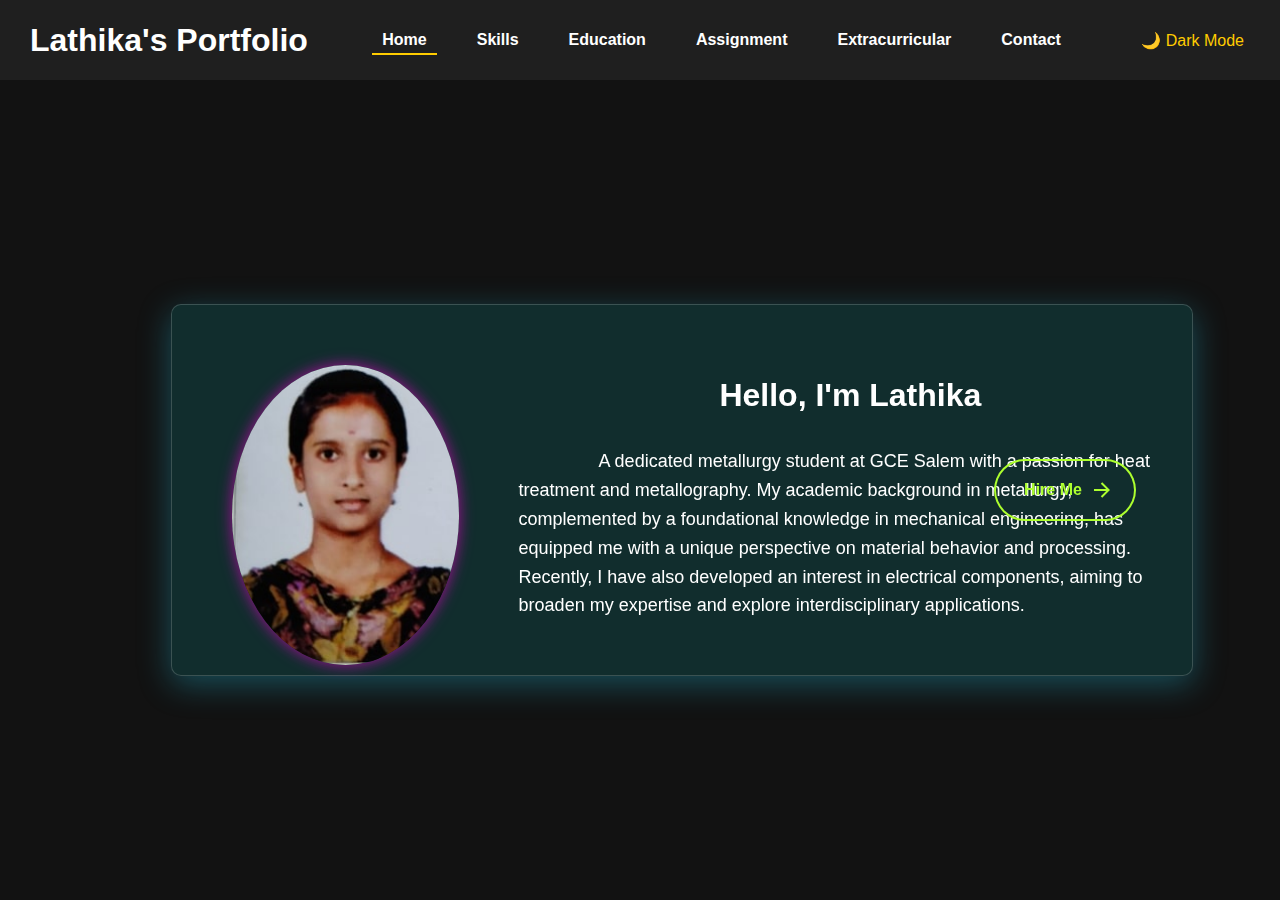
<file: index.html>
<!DOCTYPE html>
<html lang="en">
<head>
    <meta charset="UTF-8">
    <meta name="viewport" content="width=device-width, initial-scale=1.0">
    <title>Home - Lathika's Portfolio</title>
    <link rel="stylesheet" href="Assests/Assests.css/style.css">
    <script src="Assests/Assests.js/script.js" defer></script>
</head>
<body>
    <!-- Navigation -->
    <header>
        <h1>Lathika's Portfolio</h1>
        <button id="menu-toggle">☰</button>
        <nav>
            <ul id="nav-links">
                <li><a href="index.html" class="active">Home</a></li>
                <li><a href="skills.html">Skills</a></li>
                <li><a href="education.html">Education</a></li>
                <li><a href="assignment.html">Assignment</a></li>
                <li><a href="extracurricular.html">Extracurricular</a></li>
                <li><a href="contact.html">Contact</a></li>
            </ul>
        </nav>
        <button id="theme-toggle">🌙 Dark Mode</button>
    </header>
    <section class="hero"> 
      <section class="hero"> 
        <div class="hero-text">
            <div class="glass-card">
                <img src="Assests/Assests.image/ME (1)-min.jpg" alt="Profile Photo" class="profile-photo">
                <div class="text-content">
                    <h2>Hello, I'm <span class="highlight">Lathika</span></h2>
                    <p>A dedicated metallurgy student at GCE Salem with a passion for heat treatment and metallography. My academic background in metallurgy, complemented by a foundational knowledge in mechanical engineering, has equipped me with a unique perspective on material behavior and processing. Recently, I have also developed an interest in electrical components, aiming to broaden my expertise and explore interdisciplinary applications.</p>
                </div>
            </div>
        </div>  
    </section>
    <section>
      <button class="animated-button" onclick="window.location.href='contact.html'">
      <svg viewBox="0 0 24 24" class="arr-2" xmlns="http://www.w3.org/2000/svg">
        <path
          d="M16.1716 10.9999L10.8076 5.63589L12.2218 4.22168L20 11.9999L12.2218 19.778L10.8076 18.3638L16.1716 12.9999H4V10.9999H16.1716Z"
        ></path>
      </svg>
      <span class="text">Hire Me</span>
      <span class="circle"></span>
      <svg viewBox="0 0 24 24" class="arr-1" xmlns="http://www.w3.org/2000/svg">
        <path
          d="M16.1716 10.9999L10.8076 5.63589L12.2218 4.22168L20 11.9999L12.2218 19.778L10.8076 18.3638L16.1716 12.9999H4V10.9999H16.1716Z"
        ></path>
      </svg>
    </button></section>

          </div>  
    </section>
</body>
</html>
</file>
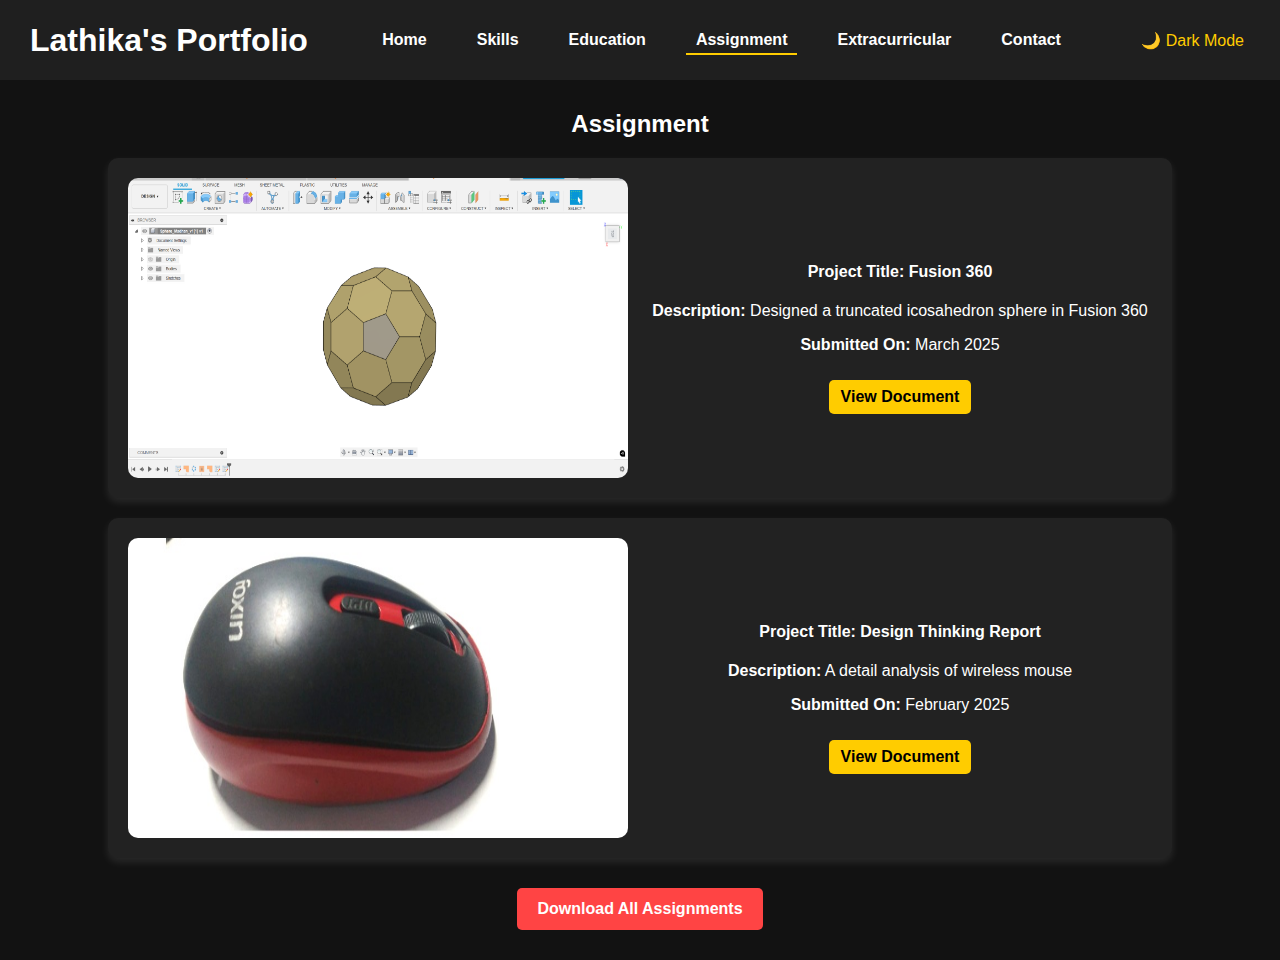
<file: assignment.html>
<!DOCTYPE html>
<html lang="en">
<head>
    <meta charset="UTF-8">
    <meta name="viewport" content="width=device-width, initial-scale=1.0">
    <title>Assignment - Lathika's Portfolio</title>
    <link rel="stylesheet" href="Assests/Assests.css/style.css">
    <script src="Assests/Assests.js/script.js" defer></script>
</head>
<body>
    <!-- Navigation -->
    <header>
        <h1>Lathika's Portfolio</h1>
        <button id="menu-toggle">☰</button>
        <nav>
            <ul id="nav-links">
                <li><a href="index.html">Home</a></li>
                <li><a href="skills.html">Skills</a></li>
                <li><a href="education.html">Education</a></li>
                <li><a href="assignment.html" class="active">Assignment</a></li>
                <li><a href="extracurricular.html">Extracurricular</a></li>
                <li><a href="contact.html">Contact</a></li>
            </ul>
        </nav>
        <button id="theme-toggle">🌙 Dark Mode</button>
    </header>
    
    <h2>Assignment</h2>
    <section class="assignment-box">
        <img src="Assests/Assests.image/Screenshot 2025-03-04 140657.png" alt="Assignment 1" width="500" height="300" class="img1">
        <div class="assignment-text1">
            <h4>Project Title: Fusion 360</h4>
            <p><strong>Description:</strong> Designed a truncated icosahedron sphere in Fusion 360</p>
            <p><strong>Submitted On:</strong> March 2025</p>
            <a href="Assests/Assests.image/LASERCAD.pdf" target="_blank">View Document</a>
        </div>
    </section>
    <section class="assignment-box">
        <img src="Assests/Assests.image/Mouse image.jpg" alt="Assignment 2" width="500" height="300" class="img2">
        <div class="assignment-text2">
            <h4>Project Title: Design Thinking Report</h4>
            <p><strong>Description:</strong> A detail analysis of wireless mouse</p>
            <p><strong>Submitted On:</strong> February 2025</p>
            <a href="Assests/Assests.image/WIRELESS MOUSE.pdf" target="_blank">View Document</a>
        </div>
    </section>
    <section class="assignment-box1">
        <a href="Assests/Assests.docs/all_assignments.zip" download>Download All Assignments</a>
    </section>
</body>
</html>
</file>
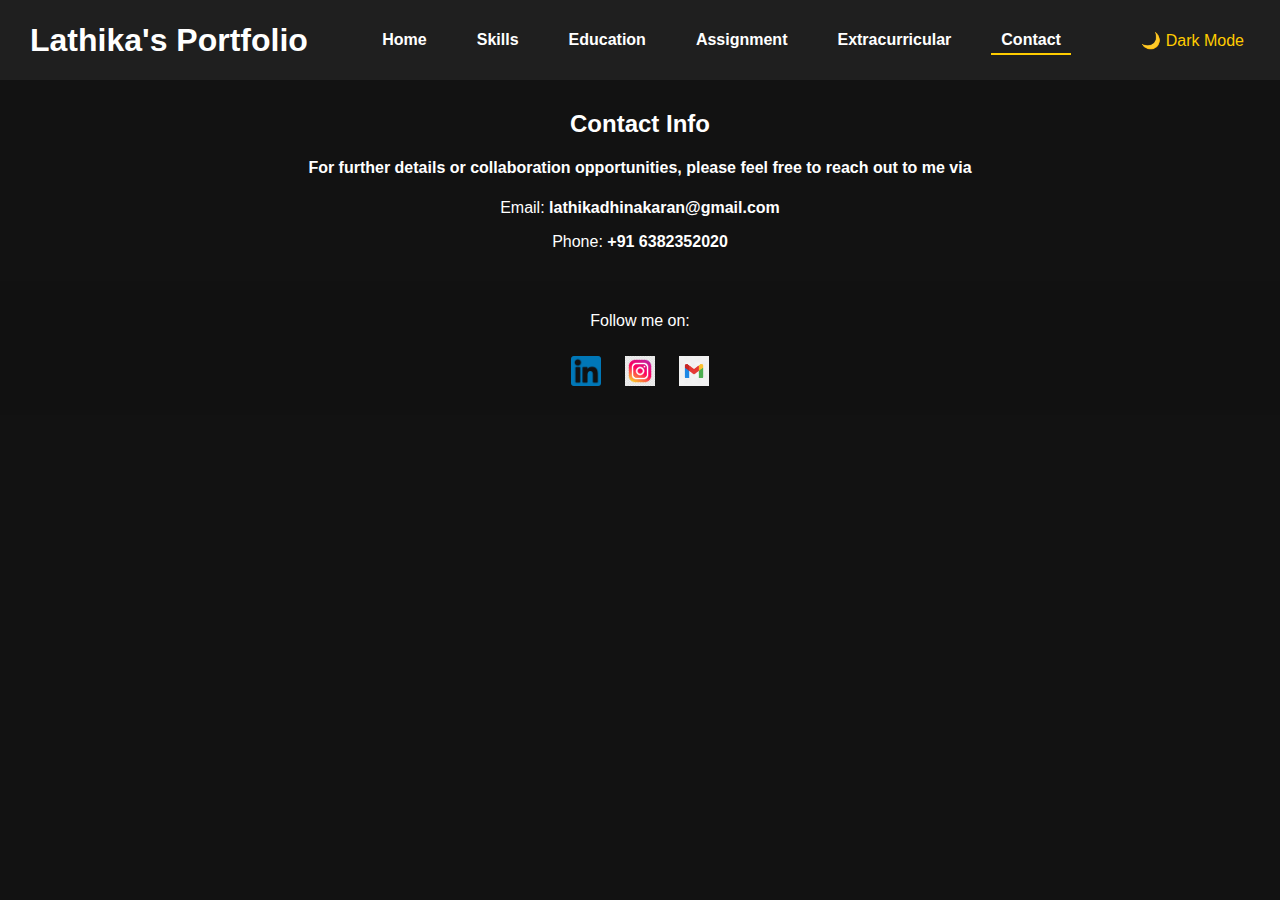
<file: contact.html>
<!DOCTYPE html>
<html lang="en">
<head>
    <meta charset="UTF-8">
    <meta name="viewport" content="width=device-width, initial-scale=1.0">
    <title>Home - Lathika's Portfolio</title>
    <link rel="stylesheet" href="Assests/Assests.css/style.css">
    <script src="Assests/Assests.js/script.js" defer></script>
</head>
<body>
 <!-- Navigation -->
    <header>
        <h1>Lathika's Portfolio</h1>
        <button id="menu-toggle">☰</button>
        <nav>
            <ul id="nav-links">
                <li><a href="index.html">Home</a></li>
                <li><a href="skills.html">Skills</a></li>
                <li><a href="education.html">Education</a></li>
                <li><a href="assignment.html">Assignment</a></li>
                <li><a href="extracurricular.html">Extracurricular</a></li>
                <li><a href="contact.html" class="active">Contact</a></li>
            </ul>
        </nav>
        <button id="theme-toggle">🌙 Dark Mode</button>
    </header>
    <section>
        <h2>Contact Info</h2>
        <h4>For further details or collaboration opportunities, please feel free to reach out to me via</h4>
        <p>Email: <strong>lathikadhinakaran@gmail.com</strong></p>
        <p>Phone: <strong>+91 6382352020</strong></p>
    </section>
    <footer>
        <p>Follow me on:</p>
        <a href="https://www.linkedin.com/in/lathika-d-378475302?utm_source=share&utm_campaign=share_via&utm_content=profile&utm_medium=android_app" target="_blank"><img src="Assests/Assests.image/linkedin logo.png" alt="LinkedIn"></a>
        <a href="https://www.instagram.com/lathika_dinakaran?igsh=MXI2eTQzYm5yNG0xNg==" target="_blank"><img src="Assests/Assests.image/insta logo.avif" alt="Instagram"></a>
        <a href="mailto:lathikadhinakaran@gmail.com" target="_blank"><img src="Assests/Assests.image/mail logo.png" alt="mail"></a>
    </footer>
</body>
</html>
</file>
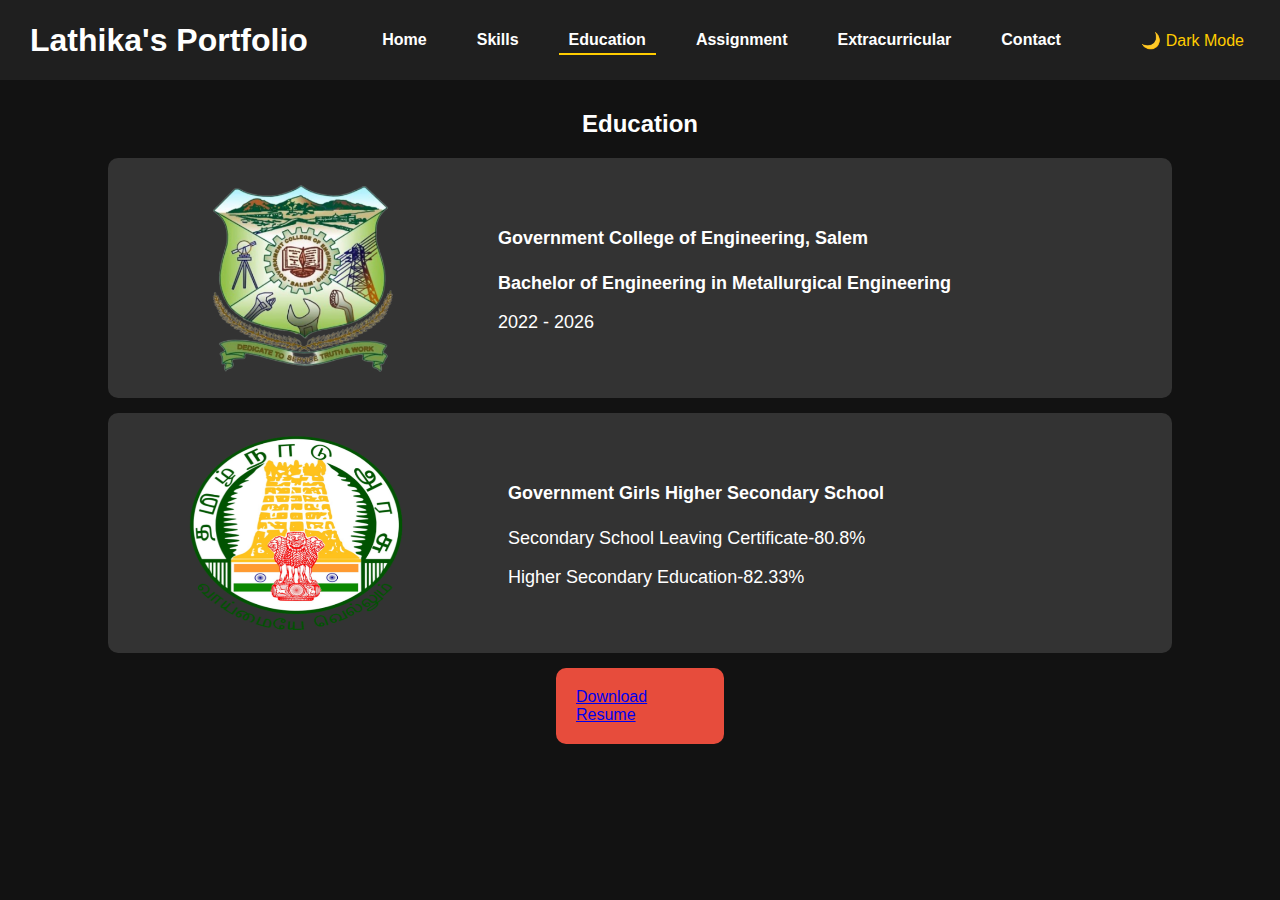
<file: education.html>
<!DOCTYPE html>
<html lang="en">
<head>
    <meta charset="UTF-8">
    <meta name="viewport" content="width=device-width, initial-scale=1.0">
    <title>Home - Lathika's Portfolio</title>
    <link rel="stylesheet" href="Assests/Assests.css/style.css">
    <script src="Assests/Assests.js/script.js" defer></script>
</head>
<body>
    <!-- Navigation -->
    <header>
        <h1>Lathika's Portfolio</h1>
        <button id="menu-toggle">☰</button>
        <nav>
            <ul id="nav-links">
                <li><a href="index.html">Home</a></li>
                <li><a href="skills.html">Skills</a></li>
                <li><a href="education.html" class="active">Education</a></li>
                <li><a href="assignment.html">Assignment</a></li>
                <li><a href="extracurricular.html">Extracurricular</a></li>
                <li><a href="contact.html">Contact</a></li>
            </ul>
        </nav>
        <button id="theme-toggle">🌙 Dark Mode</button>
    </header>
    <h2>Education</h2>
    <section class="edu-box">
        <img src="Assests/Assests.image/GCE LOGO CSS (1).png " alt="GCE LOGO" width="500" height="300" class="img1">
        <div class="edu-text1">
            <h4>Government College of Engineering, Salem</h4>
            <p><strong>Bachelor of Engineering in Metallurgical Engineering</strong></p>
            <p>2022 - 2026</p>
        </div>
    </section>
    <section class="edu-box">
        <img src="Assests/Assests.image/pixelcut-export (2) (1) (1) (2).png " alt="GCE LOGO" width="280" height="200" class="ima2">
        <div class="edu-text2">
            <h4>Government Girls Higher Secondary School</h4>
            <p> Secondary School Leaving Certificate-80.8%</p>
            <p> Higher Secondary Education-82.33%</p>
        </div>
    </section>
    <section class="edu-box1">
    <a href="Assests/Assests.image/resume.jpg" download>Download Resume </a>
    </section>
</body>
</html>
</file>
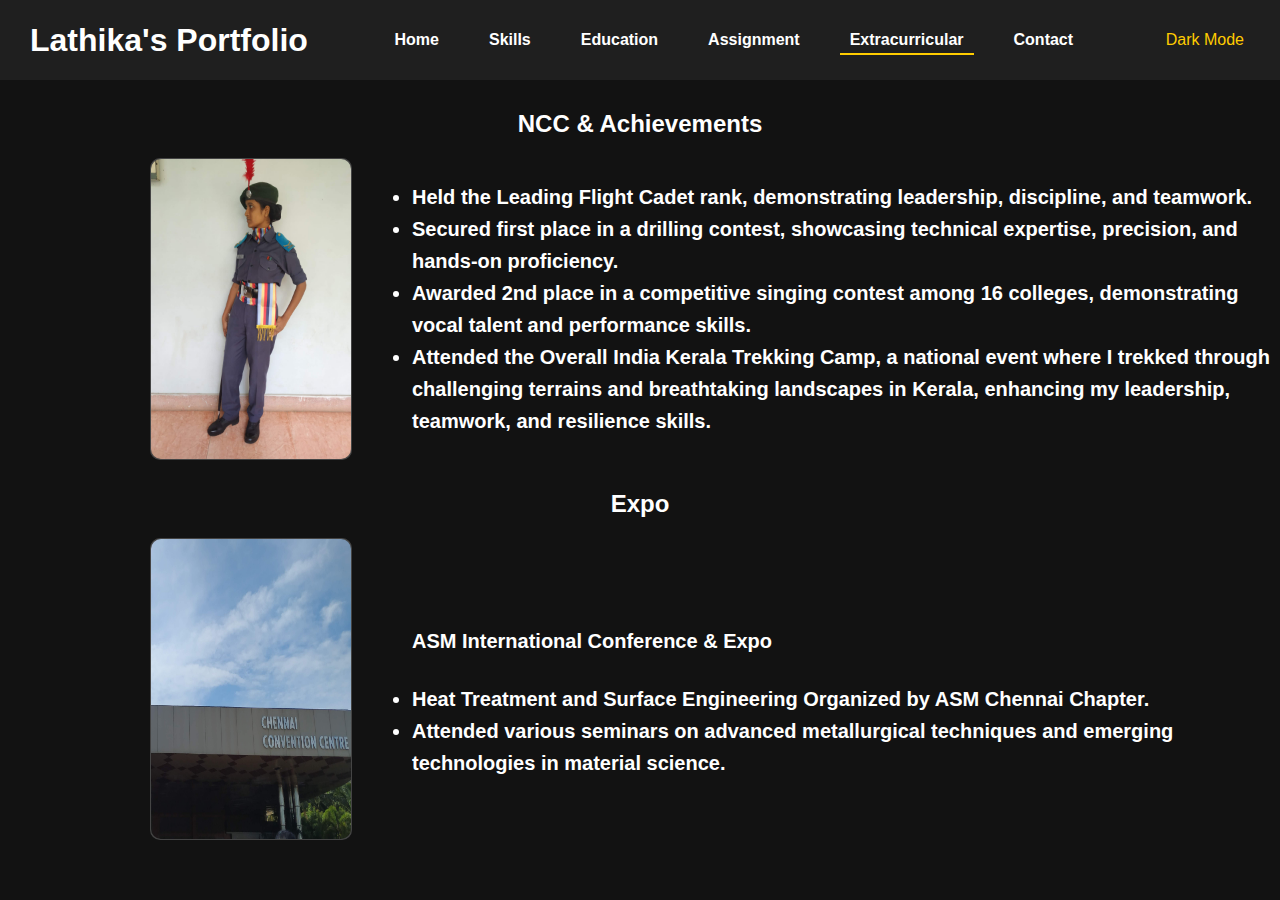
<file: extracurricular.html>
<!DOCTYPE html>
<html lang="en">
<head>
    <meta charset="UTF-8">
    <meta name="viewport" content="width=device-width, initial-scale=1.0">
    <title>Home - Lathika's Portfolio</title>
    <link rel="stylesheet" href="Assests/Assests.css/style.css">
    <script src="Assests/Assests.js/script.js" defer></script>
</head>
<body>
    <!-- Navigation -->
    <header>
        <h1>Lathika's Portfolio</h1>
        <button id="menu-toggle">☰</button>
        <nav>
            <ul id="nav-links">
                <li><a href="index.html">Home</a></li>
                <li><a href="skills.html">Skills</a></li>
                <li><a href="education.html">Education</a></li>
                <li><a href="assignment.html">Assignment</a></li>
                <li><a href="extracurricular.html" class="active">Extracurricular</a></li>
                <li><a href="contact.html">Contact</a></li>
            </ul>
        </nav>
        <button id="theme-toggle"> Dark Mode</button>
    </header>
    <section>
        <h2>NCC & Achievements</h2>
        <div class="ncc-container">
            <div class="ncc-box">
                <img src="Assests/Assests.image/NCC.jpg" alt="NCC">
            </div>
            <ul class="ncc-text">
                <li>Held the Leading Flight Cadet rank, demonstrating leadership, discipline, and teamwork.</li>
                <li>Secured first place in a drilling contest, showcasing technical expertise, precision, and hands-on proficiency.</li>
                <li>Awarded 2nd place in a competitive singing contest among 16 colleges, demonstrating vocal talent and performance skills.</li>
                <li>Attended the Overall India Kerala Trekking Camp, a national event where I trekked through challenging terrains and breathtaking landscapes in Kerala, enhancing my leadership, teamwork, and resilience skills.</li>
            </ul>
        </div>
    </section>
    <section>
        <h2>Expo</h2>
        <div class="ncc-container">
            <div class="ncc-box">
                <img src="Assests/Assests.image/Chennai Conventional center ASM.jpg" alt="Expo">
            </div>
            <ul class="ncc-text">
                <h4>ASM International Conference & Expo</h4>
                <li>Heat Treatment and Surface Engineering Organized by ASM Chennai Chapter.</li>
                <li>Attended various seminars on advanced metallurgical techniques and emerging technologies in material science.</li>
            </ul>
        </div>
    </section>
   
</body>
</html>
</file>
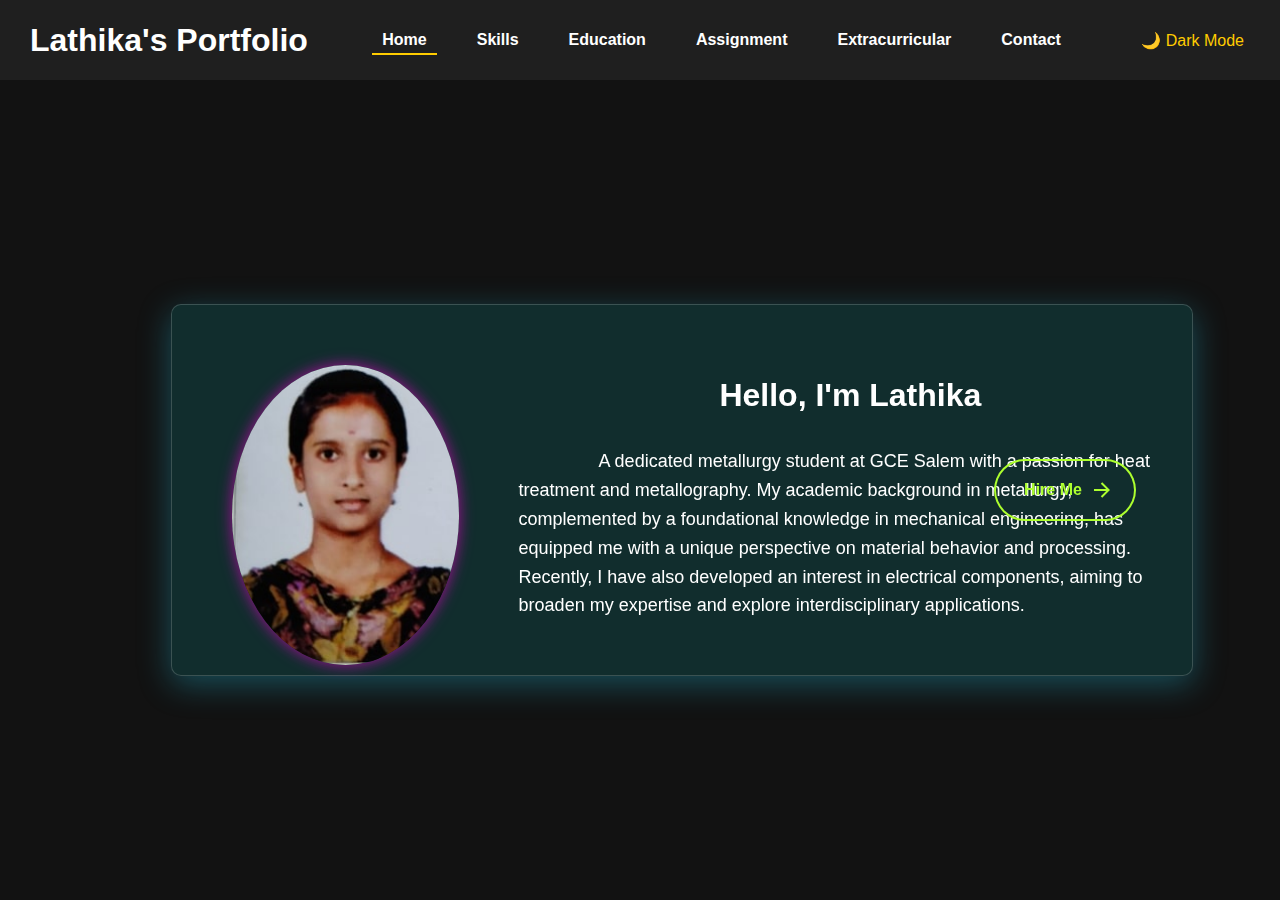
<file: intex.html>
<!DOCTYPE html>
<html lang="en">
<head>
    <meta charset="UTF-8">
    <meta name="viewport" content="width=device-width, initial-scale=1.0">
    <title>Home - Lathika's Portfolio</title>
    <link rel="stylesheet" href="/Assests/Assests.css/style.css">
    <script src="/Assests/Assests.js/script.js" defer></script>
</head>
<body>
    <!-- Navigation -->
    <header>
        <h1>Lathika's Portfolio</h1>
        <button id="menu-toggle">☰</button>
        <nav>
            <ul id="nav-links">
                <li><a href="intex.html" class="active">Home</a></li>
                <li><a href="skills.html">Skills</a></li>
                <li><a href="education.html">Education</a></li>
                <li><a href="assignment.html">Assignment</a></li>
                <li><a href="extracurricular.html">Extracurricular</a></li>
                <li><a href="contact.html">Contact</a></li>
            </ul>
        </nav>
        <button id="theme-toggle">🌙 Dark Mode</button>
    </header>
    <section class="hero"> 
      <section class="hero"> 
        <div class="hero-text">
            <div class="glass-card">
                <img src="/Assests/Assests.image/ME (1)-min.jpg" alt="Profile Photo" class="profile-photo">
                <div class="text-content">
                    <h2>Hello, I'm <span class="highlight">Lathika</span></h2>
                    <p>A dedicated metallurgy student at GCE Salem with a passion for heat treatment and metallography. My academic background in metallurgy, complemented by a foundational knowledge in mechanical engineering, has equipped me with a unique perspective on material behavior and processing. Recently, I have also developed an interest in electrical components, aiming to broaden my expertise and explore interdisciplinary applications.</p>
                </div>
            </div>
        </div>  
    </section>
<button class="animated-button" onclick="window.location.href='contact.html'">
    <svg viewBox="0 0 24 24" class="arr-2" xmlns="http://www.w3.org/2000/svg">
      <path
        d="M16.1716 10.9999L10.8076 5.63589L12.2218 4.22168L20 11.9999L12.2218 19.778L10.8076 18.3638L16.1716 12.9999H4V10.9999H16.1716Z"
      ></path>
    </svg>
    <span class="text">Hire Me</span>
    <span class="circle"></span>
    <svg viewBox="0 0 24 24" class="arr-1" xmlns="http://www.w3.org/2000/svg">
      <path
        d="M16.1716 10.9999L10.8076 5.63589L12.2218 4.22168L20 11.9999L12.2218 19.778L10.8076 18.3638L16.1716 12.9999H4V10.9999H16.1716Z"
      ></path>
    </svg>
  </button>
          </div>  
    </section>
</body>
</html>
</file>
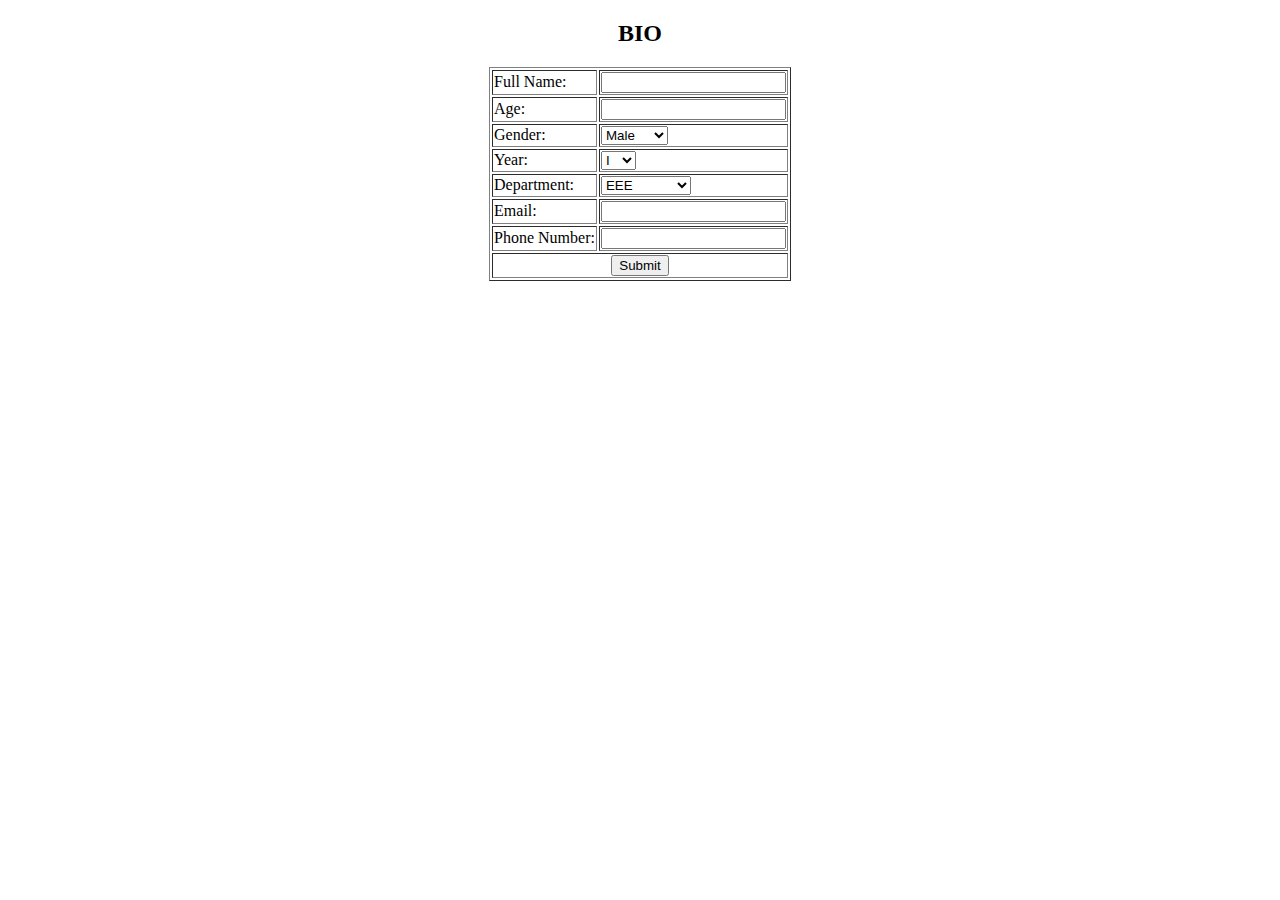
<file: registration form.html>
<!DOCTYPE html> 
<html lang="en"> 
<head> 
<meta charset="UTF-8"> 
<meta name="viewport" content="width=device-width, 
initial-scale=1.0"> 
<title>Contact Form (Table Format)</title> 
<style> 
</style> 
</head> 
<body> 
<center> 
    <h2>BIO</h2> 
    
    <form action="submit_form.php" method="post"> 
        <table border="1"> 
            <tr> 
                <td><label for="name">Full Name:</label></td> 
                <td><input type="text" id="name" name="name" 
required></td> 
            </tr> 
            <tr> 
                <td><label for="age">Age:</label></td> 
                <td><input type="text" id="age" name="age" 
required></td> 
            </tr> 
            <tr> 
                <td><label for="Gender">Gender:</label></td> 
                <td> 
                    <select id="Gender" name="Gender" 
required> 
                        <option value="Male">Male</option> 
                        <option value="Female">Female</option> 
                        <option value="Others">Others</option> 
                    </select> 
                </td> 
            </tr> 
            <tr> 
                <td><label for="Year">Year:</label></td> 
                <td> 
                    <select id="Year" name="Year" 
required> 
                        <option value="I">I</option> 
                        <option value="II">II</option> 
                        <option 
value="III">III</option> 
                        <option value="IV">IV</option> 
                    </select> 
                </td> 
            </tr> 
            </tr> 
            <tr> 
                <td><label for="department">Department:</label></td> 
                <td> 
                    <select id="department" name="department" 
required> 
                        <option value="EEE">EEE</option> 
                        <option value="ECE">ECE</option> 
                        <option 
value="Metallurgy">METT</option> 
                        <option value="CSE">CSE</option> 
                        <option 
value="Mechanical">Mechanical</option> 
                        <option value="Civil">Civil</option> 
                    </select> 
                </td> 
            </tr> 
            <tr> 
                <td><label for="email">Email:</label></td> 
                <td><input type="email" id="email" name="email" 
required></td> 
            </tr> 
            <tr> 
                <td><label for="phone">Phone Number:</label></td> 
                <td><input type="text" id="phone" name="phone" 
required></td> 
            </tr> 
            <tr> 
                <td colspan="2"> 
                    <center> 
                    <button type="submit">Submit</button> 
                </td> 
            </center> 
            </tr> 
        </table> 
    </form> 
</center> 
 
</body> 
</html>
</file>
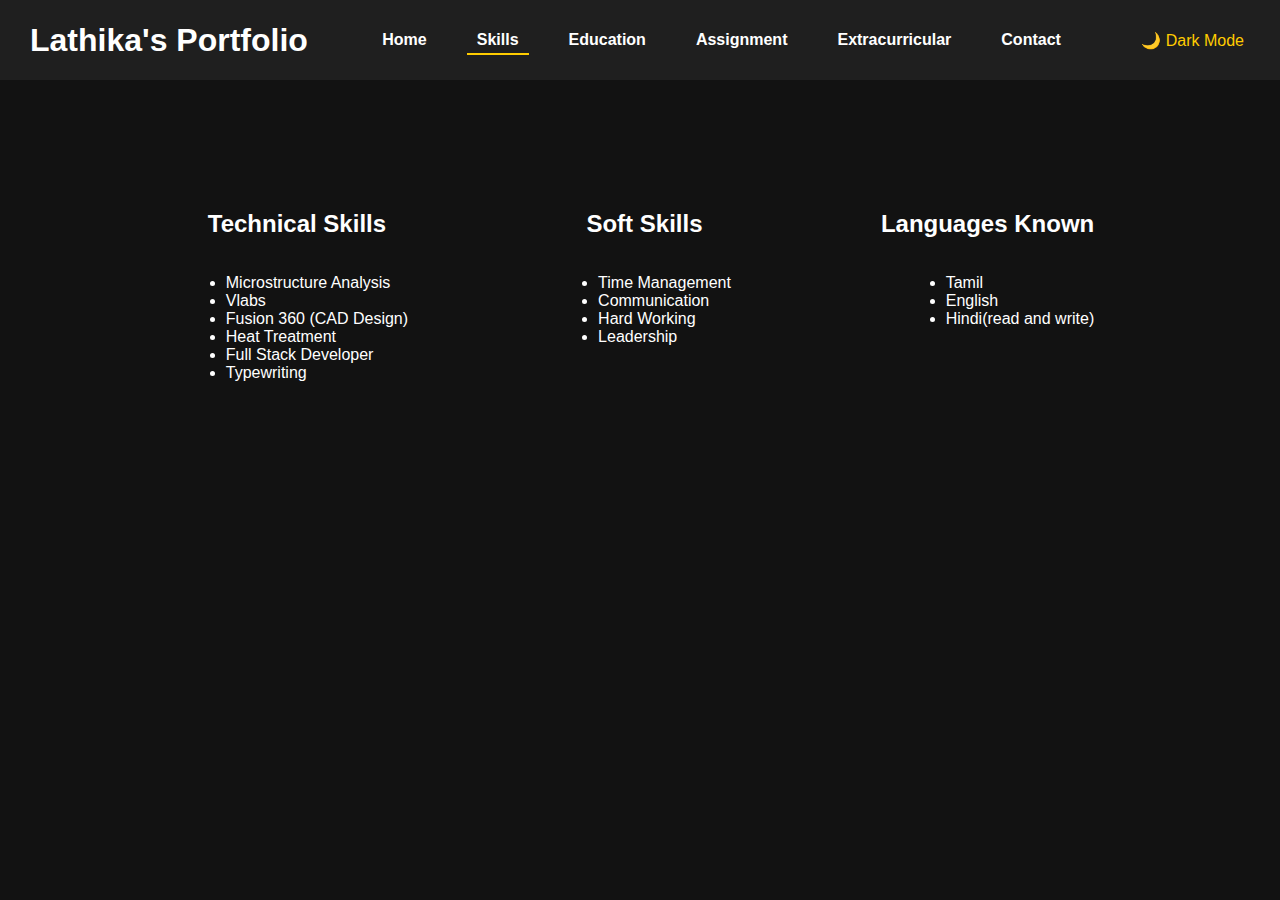
<file: skills.html>
<!DOCTYPE html>
<html lang="en">
<head>
    <title>Skills - Lathika's Portfolio</title>
    <link rel="stylesheet" href="Assests/Assests.css/style.css">
</head>
<body>
    <!-- Navigation -->
    <header>
        <h1>Lathika's Portfolio</h1>
        <nav>
            <ul>
                <li><a href="index.html">Home</a></li>
                <li><a href="skills.html" class="active">Skills</a></li>
                <li><a href="education.html">Education</a></li>
                <li><a href="assignment.html">Assignment</a></li>
                <li><a href="extracurricular.html">Extracurricular</a></li>
                <li><a href="contact.html">Contact</a></li>
            </ul>
        </nav>
        <button id="theme-toggle">🌙 Dark Mode</button>
    </header>
    <section class="skills">
        <div style="display:flex; justify-content: center; gap: 150px; margin-top: 100px;">
            <div style="text-align: left;">
                <h2>Technical Skills</h2>
                <ul style="display: inline-block; text-align: left;">
                    <li>Microstructure Analysis</li>
                    <li>Vlabs</li>
                    <li>Fusion 360 (CAD Design)</li>
                    <li>Heat Treatment</li>
                    <li>Full Stack Developer</li>
                    <li>Typewriting</li>
                </ul>
            </div>
            <div style="text-align: center;">
                <h2>Soft Skills</h2>
                <ul style="display: inline-block; text-align: left;">
                    <li>Time Management</li>
                    <li>Communication</li>
                    <li>Hard Working</li>
                    <li>Leadership</li>
                </ul>
            </div>
            <div style="text-align: right;">
                <h2>Languages Known</h2>
                <ul style="display: inline-block; text-align: left;">
                    <li>Tamil</li>
                    <li>English</li>
                    <li>Hindi(read and write)</li>
                </ul>
            </div>  
        </div>      
    </section>
</section>
</body>
</html>
</file>
<file: Assests/Assests.css/style.css>
/* Import Google Font */
@import url('https://fonts.googleapis.com/css2?family=Poppins:wght@300;400;600&display=swap');

/* Global Styles */
body {
    font-family: 'Poppins', sans-serif;
    margin: 0;
    padding: 0;
    background: black;
    color: white;
    text-align: center;
    transition: background 0.3s, color 0.3s;
}

/* Header */
header {
    background: #222;
    padding: 15px;
    display: flex;
    justify-content: space-between;
    align-items: center;
    flex-wrap: wrap;
}

nav ul {
    list-style: none;
    display: flex;
    padding: 0;
}

nav ul li {
    margin: 0 15px;
}

nav ul li a {
    text-decoration: none;
    color: white;
    padding: 5px 10px;
    transition: all 0.3s ease;
}

nav ul li a.active, nav ul li a:hover {
    border-bottom: 2px solid #e74c3c;
}

/* Mobile Menu */
#menu-toggle {
    display: none;
    font-size: 24px;
    background: transparent;
    color: white;
    border: none;
    cursor: pointer;
}

/* Hero Section */
.hero {
    padding: 50px 20px;
    display: flex; /* Aligns content in a row */
    align-items: center; /* Vertically centers the content */
}

.hero img {
    width: 300px;
    height: 300px; /* Ensures a perfect circle */
    border-radius: 50%; /* Creates a circular shape */
    box-shadow: 0 0 15px rgba(202, 8, 180, 0.8);
    margin-left: 50px; /* Adds space to the left */
    margin-top: 50px; /* Adds space at the top */
    margin-right: 10px; /* Space between image and text */
}
.hero-text {
    max-width: 800px; /* Keeps text readable */
    margin: 50px auto; /* Centers text block */
    text-align: left; /* Ensures left alignment */
    line-height: 1.8; /* Increases space between lines */
    padding: 5px; /* Adds space around the text */
}

.hero-text h2 {
    font-size: 32px; /* Increases heading size */
    margin-bottom: 10px; /* Adds space below the heading */
}

.hero-text p {
    font-size: 18px; /* Sets paragraph font size */
    text-indent: 80px; /* Adds space at the start of the first line */
    line-height: 1.6; /* Improves readability */
    padding: 5px 0; /* Adds space inside the paragraph */
}
/* Hero section */
.hero {
    display: flex;
    justify-content: center;
    align-items: center;
    height: 80vh;
    text-align: left;
}

/* Glass Card */
.glass-card {
    display: flex;
    align-items: center;
    gap: 50px; /* Space between image and text */
    background: rgba(13, 200, 203, 0.15);
    box-shadow: 0 8px 32px 0 rgba(35, 184, 213, 0.37);
    backdrop-filter: blur(8.5px);
    -webkit-backdrop-filter: blur(8.5px);
    border-radius: 10px;
    border: 1px solid rgba(255, 255, 255, 0.18);
    padding: 10px;
    width: 1000px;
}

/* Profile Photo (Image on the Left) */
.profile-photo {
    width: 120px;
    height: 120px;
    border-radius: 50%;
    object-fit: cover;
}

/* Text Content (Aligns Right) */
.text-content {
    flex-grow: 1;
}

/* From Uiverse.io by gharsh11032000 */ 
.animated-button {
    position: relative;
    display: flex;
    align-items: center;
    gap: 4px;
    padding: 16px 36px;
    border: 4px solid;
    border-color: transparent;
    font-size: 16px;
    background-color: inherit;
    border-radius: 100px;
    font-weight: 600;
    color: greenyellow;
    box-shadow: 0 0 0 2px greenyellow;
    cursor: pointer;
    overflow: hidden;
    transition: all 0.6s cubic-bezier(0.23, 1, 0.32, 1);
  }
  
  .animated-button svg {
    position: absolute;
    width: 24px;
    fill: greenyellow;
    z-index: 9;
    transition: all 0.8s cubic-bezier(0.23, 1, 0.32, 1);
  }
  
  .animated-button .arr-1 {
    right: 16px;
  }
  
  .animated-button .arr-2 {
    left: -25%;
  }
  
  .animated-button .circle {
    position: absolute;
    top: 50%;
    left: 100%;
    transform: translate(-50%, -50%);
    width: 20px;
    height: 20px;
    background-color: greenyellow;
    border-radius: 50%;
    opacity: 0;
    transition: all 0.8s cubic-bezier(0.23, 1, 0.32, 1);
  }
  
  .animated-button .text {
    position: relative;
    z-index: 1;
    transform: translateX(-12px);
    transition: all 0.8s cubic-bezier(0.23, 1, 0.32, 1);
  }
  
  .animated-button:hover {
    box-shadow: 0 0 0 12px transparent;
    color: #212121;
    border-radius: 12px;
  }
  
  .animated-button:hover .arr-1 {
    right: -25%;
  }
  
  .animated-button:hover .arr-2 {
    left: 16px;
  }
  
  .animated-button:hover .text {
    transform: translateX(12px);
  }
  
  .animated-button:hover svg {
    fill: #212121;
  }
  
  .animated-button:active {
    scale: 0.95;
    box-shadow: 0 0 0 4px greenyellow;
  }
  
  .animated-button:hover .circle {
    width: 220px;
    height: 220px;
    opacity: 1;
  }
  
/* About Section */
.about {
    padding: 30px;
    max-width: 800px;
    margin: auto;
    background: #333;
    border-radius: 10px;
    box-shadow: 0 0 10px rgba(231, 76, 60, 0.8);
}

/* Category Boxes */
.categories {
    display: flex;
    justify-content: center;
    flex-wrap: wrap;
    margin-top: 20px;
}

.box {
    background: #444;
    color: white;
    padding: 20px;
    margin: 10px;
    border-radius: 10px;
    transition: transform 0.3s, background 0.3s;
    width: 150px;
}

.box:hover {
    transform: scale(1.1);
    background: #e74c3c;
}

/* Skills Section */
.skills-container {
    display: flex;
    justify-content: center;
    flex-wrap: wrap;
}

.skill-box {
    background: #333;
    margin: 10px;
    padding: 15px;
    border-radius: 8px;
    width: 200px;
    transition: transform 0.3s;
}

.skill-box:hover {
    transform: scale(1.05);
    background: #e74c3c;
}

.skill-box img {
    width: 100px;
    border-radius: 10px;
}

/* Education Section */
.edu {
    padding: 50px 20px;
    display: flex; /* Aligns content in a row */
    justify-content: center; /* Centers the content horizontally */
}

.edu-box {
    display: flex;
    align-items: center; /* Ensures vertical alignment */
    background: #333;
    padding: 20px;
    border-radius: 10px;
    margin: 15px auto;
    width: 80%;
    transition: transform 0.3s;
    text-align: left; /* Ensures text is aligned to the left */
}
.edu-box1 {
    display: flex;
    align-items: center; /* Ensures vertical alignment */
    background: #e74c3c;
    padding: 20px;
    border-radius: 10px;
    margin: 15px auto;
    width: 10%;
    transition: transform 0.3s;
    text-align: left; /* Ensures text is aligned to the left */
}


.edu-box .img1 {
    width: 350px;
    height: 200px;
    border-radius: 10px;
    margin-right: 20px; /* Adds space between image and text */
}
.edu-box .img2 {
    width: 300px;
    height: 200px;
    border-radius: 10px;
    margin-left: 1000px; /* Adds space before the image */
}


/* Ensuring the text inside edu-box aligns properly */
.edu-text1 {
    flex: 1; /* Allows text to take up remaining space */
    text-align: left; /* Aligns text to the left */
    font-size: 18px; /* Adjusts font size for better readability */
    color: #fff; /* Makes text visible on dark background */
}
.edu-text2 {
    flex: 1; /* Allows text to take up remaining space */
    text-align: left; /* Aligns text to the left */
    padding-left: 100px; /* Adds space before the text */
    margin-right: 10px; /* Adds space after the text before the image */
    font-size: 18px; /* Adjusts font size for better readability */
    color: #fff; /* Makes text visible on dark background */
}
.edu-box:hover {
    transform: scale(1.05);
    background: #e74c3c;
}




/* NCC Section */
.ncc-container {
    display: flex; /* Align items in a row */
    align-items: center; /* Vertically align content */
    justify-content: flex-start; /* Ensure content starts from the left */
    gap: 20px; /* Adds spacing between the box and text */
}

.ncc-box {
    background: #444;
    padding: 1px;
    border-radius: 10px;
    width: 200px;
    height: 300px;
    transition: transform 0.3s;
    display: flex;
    align-items: center;
    justify-content: center;
    margin-left: 150px; /* Space on the left */
}

.ncc-box img {
    width: 200px;
    height: 300px;
    border-radius: 10px;
}

.ncc-box:hover {
    transform: scale(1.05);
    background: #e74c3c;
}

.ncc-text {
    max-width: 1000px; /* Prevents text from stretching too wide */
    text-align: left; /* Ensures text stays aligned to the left */
    font-size: 20px; /* Increases the font size */
    font-weight: bold; /* Makes the text bolder (optional) */
    line-height: 1.6; /* Improves readability with better spacing */
}



/* Contact Section */
.contact-section {
    padding: 30px;
    background: #222;
    margin-top: 20px;
    border-radius: 10px;
}

/* Footer */
footer {
    margin-top: 30px;
    background: #111;
    padding: 15px;
}

footer img {
    width: 30px;
    margin: 10px;
    transition: transform 0.3s;
}

footer img:hover {
    transform: scale(1.2);
}

/* Light Mode */
.light-mode {
    background: white;
    color: black;
}

.light-mode header {
    background: #ddd;
}

.light-mode nav ul li a {
    color: black;
}

.light-mode .box,
.light-mode .skill-box,
.light-mode .edu-box,
.light-mode .project-box,
.light-mode .ncc-box {
    background: #f2f2f2;
    color: black;
}

.light-mode .box:hover,
.light-mode .skill-box:hover,
.light-mode .edu-box:hover,
.light-mode .project-box:hover,
.light-mode .ncc-box:hover {
    background: #e74c3c;
    color: white;
}

/* Responsive Design */
@media (max-width: 768px) {
    nav ul {
        display: none;
        flex-direction: column;
        position: absolute;
        top: 50px;
        right: 10px;
        background: #222;
        width: 200px;
        border-radius: 5px;
    }

    nav ul.active {
        display: flex;
    }

    nav ul li {
        margin: 10px 0;
        text-align: center;
    }

    #menu-toggle {
        display: block;
    }

    .hero img {
        width: 140px;
    }

    .about {
        width: 90%;
    }

    .categories {
        flex-direction: column;
    }

    .edu-box {
        flex-direction: column;
    }

    .edu-box img {
        margin-bottom: 10px;
    }
}

/* General Styles */
body {
    font-family: Arial, sans-serif;
    background-color: #121212;
    color: #fff;
    margin: 0;
    padding: 0;
}

/* Header */
header {
    display: flex;
    justify-content: space-between;
    align-items: center;
    padding: 15px 30px;
    background-color: #1f1f1f;
}

h1 {
    margin: 0;
}

nav ul {
    list-style: none;
    padding: 0;
    display: flex;
}

nav ul li {
    margin: 0 15px;
}

nav ul li a {
    text-decoration: none;
    color: #fff;
    font-weight: bold;
}

nav ul li a.active {
    border-bottom: 2px solid #ffcc00;
}

#theme-toggle {
    background: none;
    border: none;
    color: #ffcc00;
    font-size: 16px;
    cursor: pointer;
}

/* Assignment Section */
h2 {
    text-align: center;
    margin-top: 30px;
}

.assignment-box {
    display: flex;
    align-items: center;
    background-color: #222;
    padding: 20px;
    margin: 20px auto;
    width: 80%;
    border-radius: 10px;
    box-shadow: 0 4px 8px rgba(255, 255, 255, 0.1);
}

.assignment-box img {
    border-radius: 10px;
    margin-right: 20px;
}

.assignment-text1, .assignment-text2 {
    flex-grow: 1;
}

.assignment-box a {
    display: inline-block;
    margin-top: 10px;
    padding: 8px 12px;
    background-color: #ffcc00;
    color: #000;
    text-decoration: none;
    border-radius: 5px;
    font-weight: bold;
}

.assignment-box1 {
    text-align: center;
    margin: 30px;
}

.assignment-box1 a {
    display: inline-block;
    padding: 12px 20px;
    background-color: #ff4444;
    color: white;
    text-decoration: none;
    border-radius: 5px;
    font-weight: bold;
}

.assignment-box1 a:hover, .assignment-box a:hover {
    background-color: #ffcc55;
    color: #000;
}
</file>
